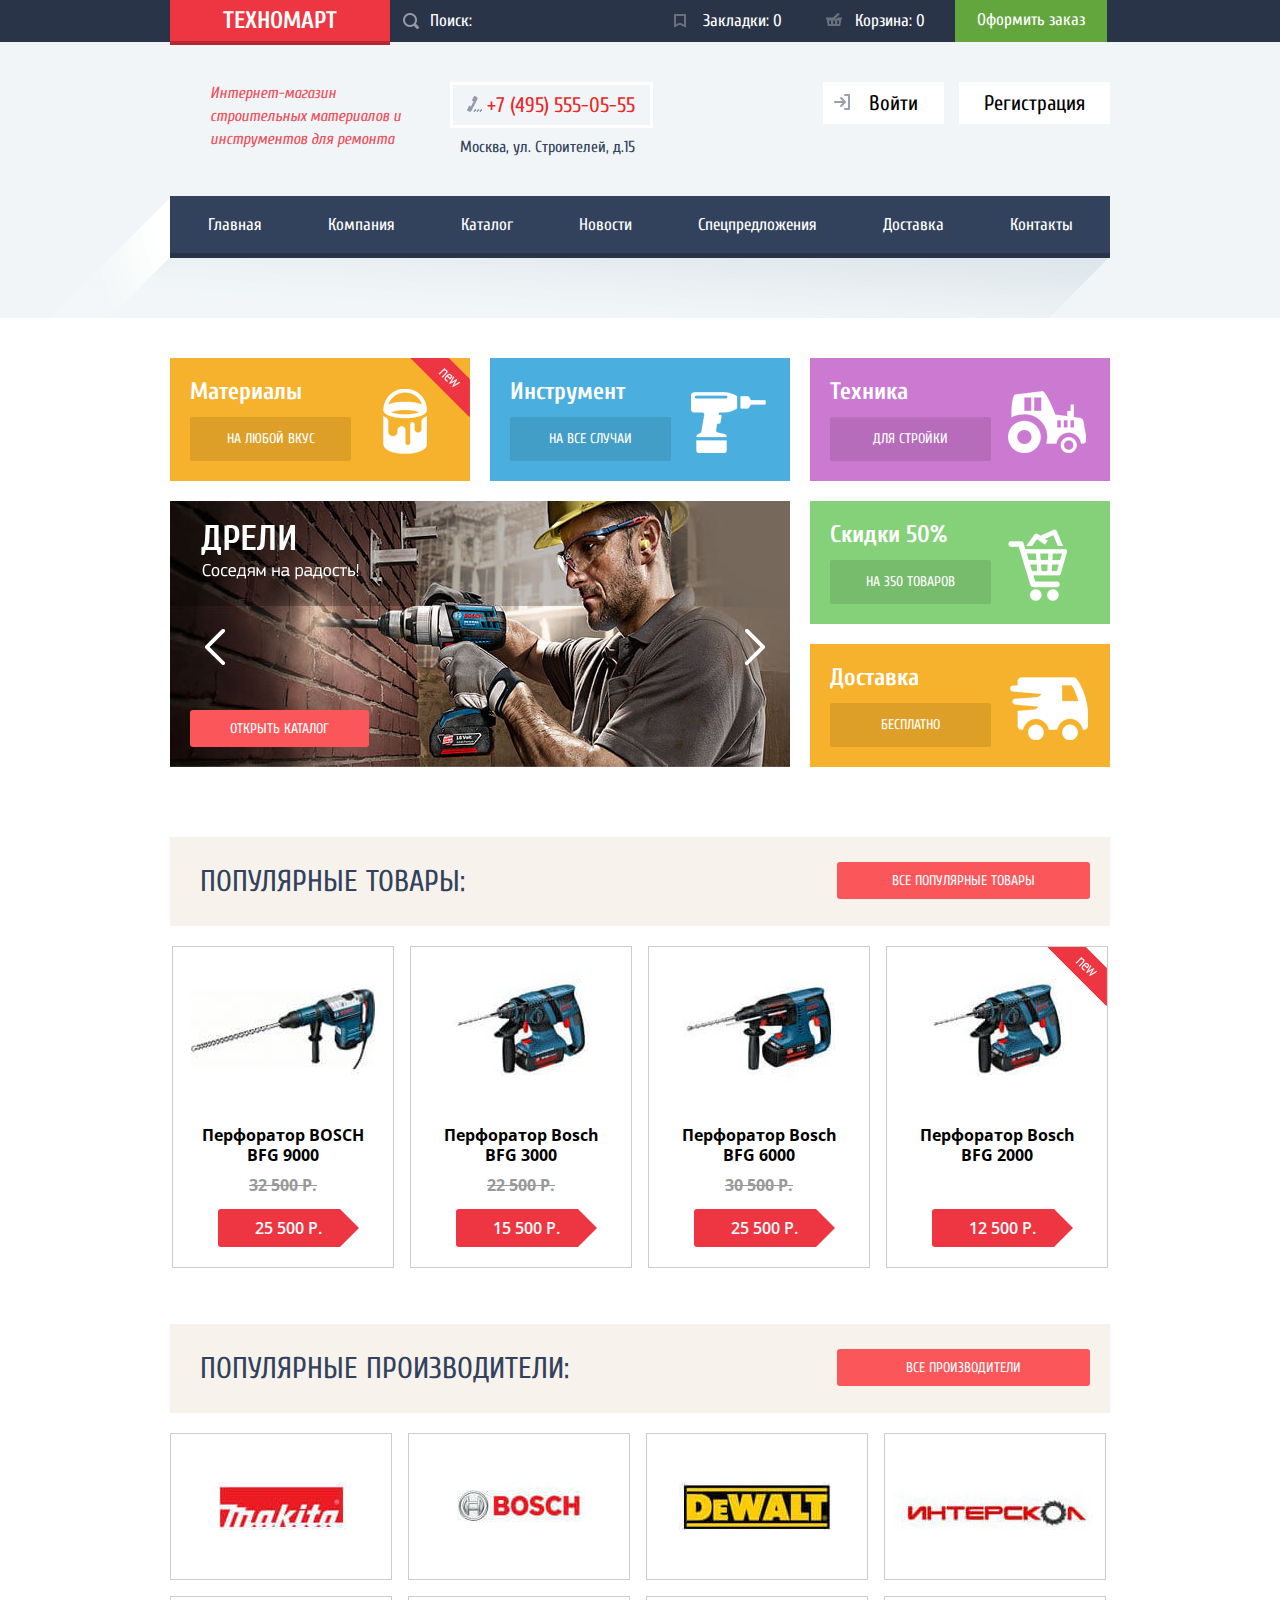
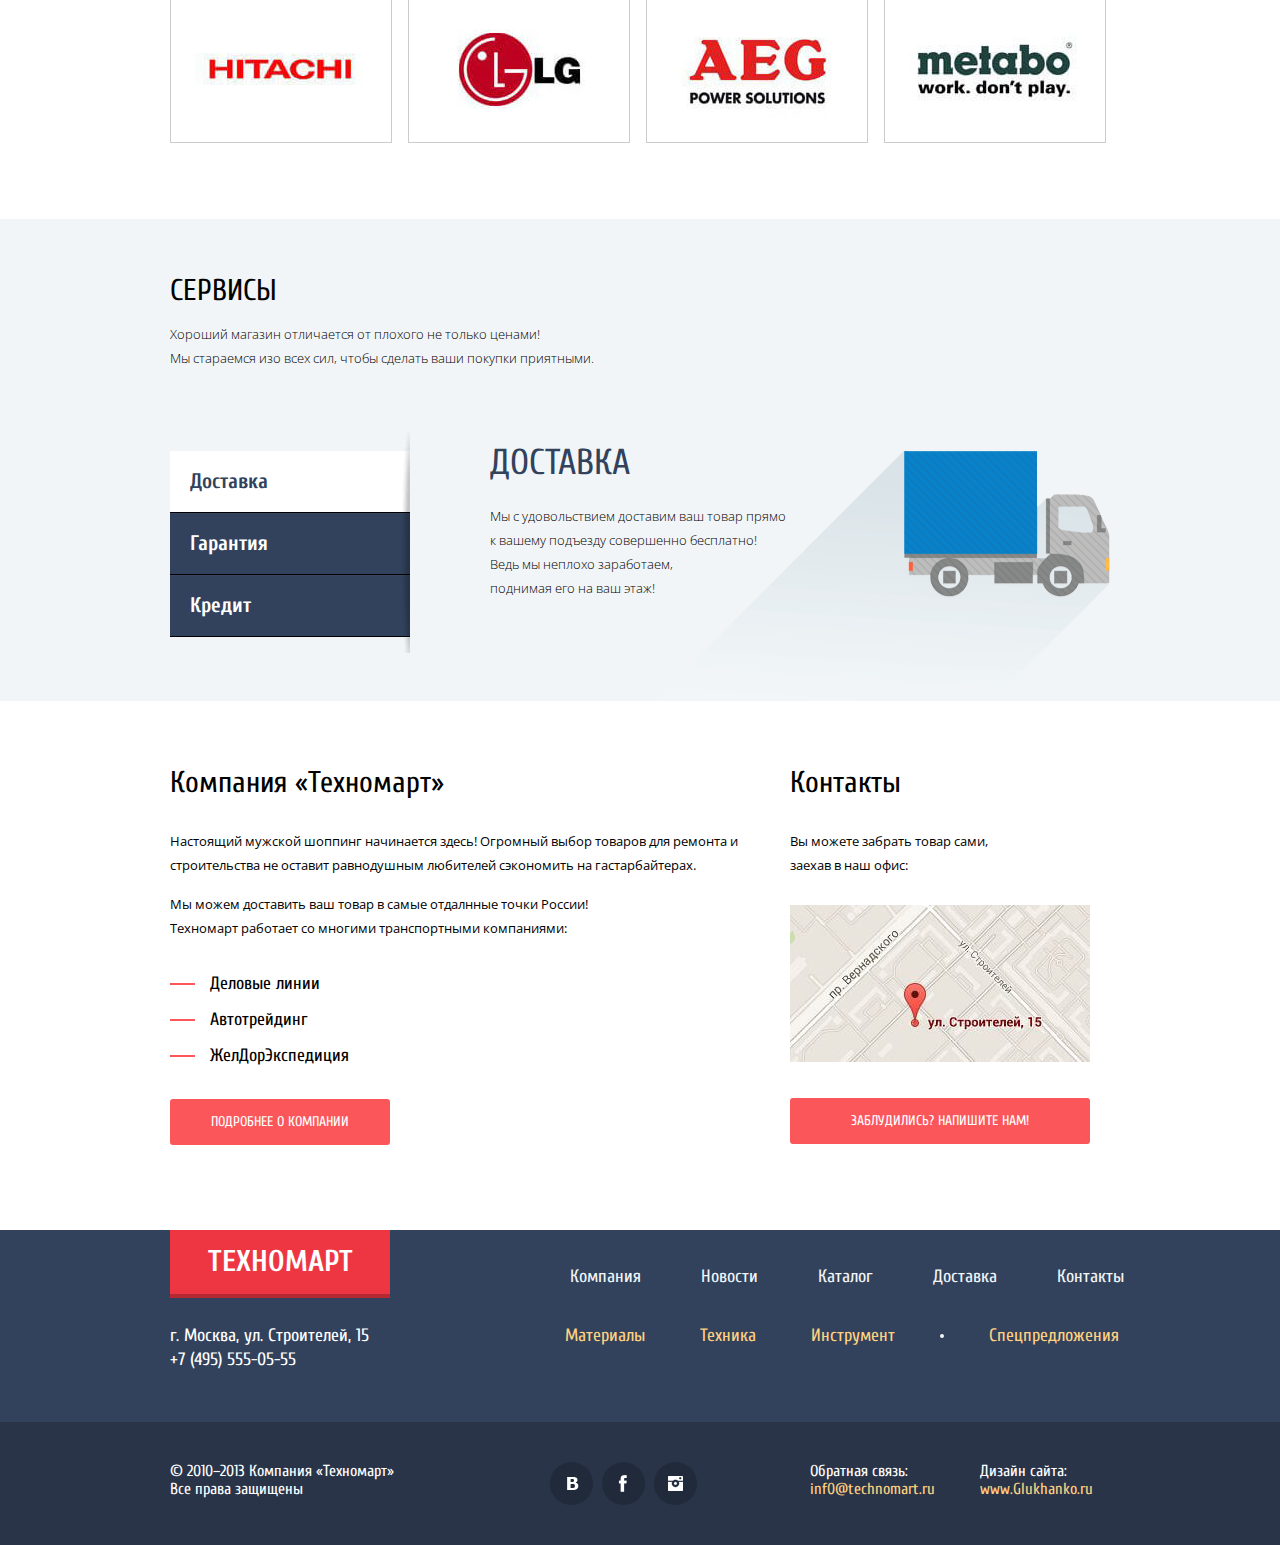
<file: index.html>
<!doctype html>
<html>

<head>
  <meta charset="UTF-8">
  <title>Техномарт</title>
  <!--  <base href="//barbershop-borodinski.ru/glazunova/technomart/"> -->
  <link rel="stylesheet" href="css/style.css">
  <link href="http://fonts.googleapis.com/css?family=Open+Sans:300italic,400italic,700italic,400,300,700&amp;subset=latin,cyrillic" rel="stylesheet" type="text/css">
  <link href="http://fonts.googleapis.com/css?family=Cuprum:400,400italic,700,700italic&amp;subset=latin,cyrillic" rel="stylesheet" type="text/css">
  <link href="http://fonts.googleapis.com/css?family=Roboto:400,300,300italic,400italic,700,700italic&amp;subset=latin,cyrillic" rel="stylesheet" type="text/css">
</head>




<body>
  <header class="page-header">
    <div class="menu-top">
      <div class="container">
        <div class="menu-top__wrapper">
          <a class="logo" href="#">Техномарт</a>
          <form class="menu-top__search" action="#">
            <input id="menu-top__search-box" name="search" type="text">
            <label for="menu-top__search-box">Поиск:</label>
          </form>
          <div class="menu-top__bookmarks">
            <a href="#">Закладки: 0</a>
          </div>
          <div class="menu-top__basket">
            <a href="#">Корзина: 0</a>
          </div>
          <div class="menu-top__order">
            <a href="#">Оформить заказ</a>
          </div>
        </div>
      </div>
    </div>



    <div class="menu">
      <div class="container">
        <div class="menu-middle  clearfix">
          <p class="menu-middle__info">Интернет-магазин строительных материалов и инструментов для ремонта</p>
          <div class="menu-middle__contacts">
            <p class="contacts__phone">+7 (495) 555-05-55</p>
            <p class="contacts__address">Москва, ул. Строителей, д.15</p>
          </div>
          <div class="menu-middle__account">
            <a class="login" href="#">Войти</a>
            <a class="registration" href="#">Регистрация</a>
            <!-- 
                        <a class="user" href="#">Равшан Джамшутович</a><br>
                        <a class="user-orders" href="#">Мои заказы</a>
                        <a class="user-profile" href="#">Личный кабинет</a>
            -->
            <div class="login-popup">
              <a href="#" class="login-popup-close">✕</a>
              <form class="login-form" action="/auth" method="post">
                <input class="login-field" type="text" name="login" placeholder="Логин">
                <input class="password-field" type="password" name="password" placeholder="Пароль">
                <a class="restore" href="#">Я забыл пароль</a>
                <label>
                  <input type="checkbox" name="remember"> Запомните меня</label>
                <input type="submit" value="Войти">
              </form>
            </div>
          </div>
        </div>



        <nav class="menu-lower">
          <ul class="menu-lower__menu">
            <li><a href="index.html">Главная</a>
            </li>
            <li><a href="#">Компания</a>
            </li>
            <li><a href="catalog.html">Каталог</a>
            </li>
            <li><a href="#">Новости</a>
            </li>
            <li><a href="#">Спецпредложения</a>
            </li>
            <li><a href="#shipping">Доставка</a>
            </li>
            <li><a href="#contacts">Контакты</a>
            </li>
          </ul>
        </nav>
      </div>
    </div>
  </header>



  <main class="clearfix">

    <div class="container">

      <div class="promo-block  clearfix">
        <div class="promo-item  materials">
          <span class="h3">Материалы</span>
          <br><a class="promo-info  materials-info" href="catalog.html">на любой вкус</a>
        </div>
        <div class="promo-item  instruments">
          <span class="h3">Инструмент</span>
          <br><a class="promo-info  instrument-info" href="catalog.html">на все случаи</a>
        </div>
        <div class="promo-item  machines">
          <span class="h3">Техника</span>
          <br><a class="promo-info  machines-info" href="catalog.html">для стройки</a>
        </div>
        <div class="promo-item  discount">
          <span class="h3">Скидки 50%</span>
          <br><a class="promo-info  discount-info" href="catalog.html">на 350 товаров</a>
        </div>

        <div class="slider-wrapper">
          <ul id="slider" class="slider">
            <li class="slider__slide  slider__drill">
              <img alt="drills" src="img/slide01.jpg">
            </li>
            <li class="slider__slide  slider__perforator">
              <img alt="perforators" src="img/slide02.jpg">
            </li>
          </ul>
          <a class="btn  btn--catalog" href="catalog.html">Открыть каталог</a>
          <!--
          <div class="slider__paginator">
            <span class="page-btn" href="#"></span>
            <span class="page-btn  page-btn- -active" href="#"></span>
          </div>
          -->
          <span id="next" class="forward"></span>
          <span id="prev" class="back"></span>
        </div>

        <div class="promo-item  delivery">
          <span class="h3">Доставка</span>
          <br><a class="promo-info  delivery-info" href="#delivery">бесплатно</a>
        </div>
      </div>



      <section class="products">
        <div class="section-header  section-header--products  clearfix">
          <h1>Популярные товары:</h1>
          <a class="btn  btn--products" href="catalog.html">Все популярные товары</a>
        </div>
        <div class="catalog">
          <div class="catalog-item  catalog-item--main-page">
            <div class="actions">
              <a href="#" class="buy">Купить</a> <a href="#" class="bookmark">В закладки</a>
            </div>
            <div class="image"><img src="img/product04.jpg" alt="">
            </div>
            <a class="title" href="#">Перфоратор BOSCH BFG 9000</a>
            <del class="price-old">32 500 P.</del>
            <ins class="price">25 500 P.</ins>
          </div>
          <div class="catalog-item  catalog-item--main-page">
            <div class="actions">
              <a href="#" class="buy">Купить</a>
              <a href="#" class="bookmark">В закладки</a>
            </div>
            <div class="image"><img src="img/product02.jpg" alt="">
            </div>
            <a class="title" href="#">Перфоратор Bosch BFG 3000</a>
            <del class="price-old">22 500 P.</del>
            <ins class="price">15 500 P.</ins>
          </div>
          <div class="catalog-item  catalog-item--main-page">
            <div class="actions">
              <a href="#" class="buy">Купить</a>
              <a href="#" class="bookmark">В закладки</a>
            </div>
            <div class="image"><img src="img/product01.jpg" alt="">
            </div>
            <a class="title" href="#">Перфоратор Bosch BFG 6000</a>
            <del class="price-old">30 500 P.</del>
            <ins class="price">25 500 P.</ins>
          </div>
          <div class="catalog-item  catalog-item--main-page">
            <div class="actions">
              <a href="#" class="buy">Купить</a>
              <a href="#" class="bookmark">В закладки</a>
            </div>
            <div class="image"><img src="img/product03.jpg" alt="">
            </div>
            <a class="title" href="#">Перфоратор Bosch BFG 2000</a>
            <ins class="price">12 500 P.</ins>
          </div>
        </div>
      </section>

      <section class="manufacturers">
        <div class="section-header  section-header--manufacturers  clearfix">
          <h1>Популярные производители:</h1>
          <a class="btn  btn--manufacturers" href="catalog.html">Все производители</a>
        </div>
        <div class="manufacturers-list">
          <a class="manufacturer" href="catalog.html"><img src="img/manufacturer01.jpg" alt="">Bosch</a>
          <a class="manufacturer" href="catalog.html"><img src="img/manufacturer02.jpg" alt="">Makita</a>
          <a class="manufacturer" href="catalog.html"><img src="img/manufacturer03.jpg" alt="">DeWalt</a>
          <a class="manufacturer" href="catalog.html"><img src="img/manufacturer04.jpg" alt="">Интерскол</a>
          <a class="manufacturer" href="catalog.html"><img src="img/manufacturer05.jpg" alt="">Hitachi</a>
          <a class="manufacturer" href="catalog.html"><img src="img/manufacturer06.jpg" alt="">LG</a>
          <a class="manufacturer" href="catalog.html"><img src="img/manufacturer07.jpg" alt="">AEG</a>
          <a class="manufacturer" href="catalog.html"><img src="img/manufacturer08.jpg" alt="">Metabo</a>
        </div>
      </section>



    </div>



    <section class="service">
      <div class="container">
        <h1>Сервисы</h1>
        <p class="service-intro">Хороший магазин отличается от плохого не только ценами!
          <br>Мы стараемся изо всех сил, чтобы сделать ваши покупки приятными.</p>
        <div class="service-slider  clearfix">
          <ul class="service-slider__controls">
            <li><a class="service-slider__control service-slider__control--active" href="#delivery">Доставка</a>
            </li>
            <li><a class="service-slider__control" href="#guarantee">Гарантия</a>
            </li>
            <li><a class="service-slider__control" href="#credit">Кредит</a>
            </li>
          </ul>
          <div class="service-slider__slides-wrapper">
            <div id="delivery" class="service_slider__slide  slide-delivery">
              <h2>Доставка</h2>
              <p>Мы с удовольствием доставим ваш товар прямо
                <br>к вашему подъезду совершенно бесплатно!
                <br>Ведь мы неплохо заработаем,
                <br>поднимая его на ваш этаж!</p>
            </div>
            <div id="guarantee" class="service_slider__slide  slide-guarantee">
              <h2>Гарантия</h2>
              <p>Если купленный у нас товар поломается или заискрит,
                <br>а также в случае пожара, спровоцированного его
                <br>возгаранием, вы всегда можете быть уверены в нашей
                <br>гарантии. Мы обменяем сгоревший товар на новый.
                <br>Дом уж восстановите как-нибудь сами.</p>
            </div>
            <div id="credit" class="service_slider__slide  slide-credit">
              <h2>Кредит</h2>
              <p>Залезть в долговую яму стало проще!
                <br>Кредитные консультанты придут вам на помощь.</p>
              <a class="btn  btn--slide-credit" href="#">Отправить заявку</a>
            </div>
          </div>
        </div>
      </div>
    </section>



    <div class="container">
      <section class="company  clearfix">
        <div id="shipping" class="about">
          <h1 class="about-header">Компания «Техномарт»</h1>
          <p>Настоящий мужской шоппинг начинается здесь! Огромный выбор товаров для ремонта и строительства не оставит равнодушным любителей сэкономить на гастарбайтерах.</p>
          <p>Мы можем доставить ваш товар в самые отдалнные точки России!
            <br>Техномарт работает со многими транспортными компаниями:</p>
          <ul class="transport-companies">
            <li><a href="#">Деловые линии</a>
            </li>
            <li><a href="#">Автотрейдинг</a>
            </li>
            <li><a href="#">ЖелДорЭкспедиция</a>
            </li>
          </ul>
          <a class="btn  btn--about" href="#">Подробнее о компании</a>
        </div>
        <div class="contacts">
          <h2 class="contacts-header">Контакты</h2>
          <p>Вы можете забрать товар сами,
            <br>заехав в наш офис:</p>
          <a class="map" href="#"><img src="img/map.jpg" alt="">
          </a>
          <a class="btn  btn--email" href="#">Заблудились? Напишите нам!</a>
        </div>
      </section>
    </div>

  </main>



  <footer>
    <div class="footer-upper">
      <div class="container  clearfix">
        <div id="contacts" class="footer-upper__contacts">
          <a class="logo" href="/">Техномарт</a>
          <p class="address">г. Москва, ул. Строителей, 15
            <br>+7 (495) 555-05-55</p>
        </div>
        <div class="footer__menu">
          <ul class="footer-upper__site-menu">
            <li><a href="#">Компания</a>
            </li>
            <li><a href="#">Новости</a>
            </li>
            <li><a href="catalog.html">Каталог</a>
            </li>
            <li><a href="#shipping">Доставка</a>
            </li>
            <li><a href="#contacts">Контакты</a>
            </li>
          </ul>
          <ul class="footer-upper__shop-menu">
            <li><a href="catalog.html">Материалы</a>
            </li>
            <li><a href="catalog.html">Техника</a>
            </li>
            <li><a href="catalog.html">Инструмент</a>
            </li>
            <li>
              <div class="dot"></div>
            </li>
            <li><a href="catalog.html">Спецпредложения</a>
            </li>
          </ul>
        </div>
      </div>
    </div>



    <div class="footer-lower">
      <div class="container  clearfix">
        <p class="copyright-company">© 2010–2013 Компания «Техномарт»
          <br>Все права защищены</p>
        <div class="social-buttons">
          <a class="btn-social  btn-social--vk" href="http://vk.com">Вконтакте</a>
          <a class="btn-social  btn-social--fb" href="http://facebook.com">Facebook</a>
          <a class="btn-social  btn-social--inst" href="http://instagram.com">Instagram</a>
        </div>
        <p class="feedback">Обратная связь:
          <br><a class="e-mail" href="mailto:inf0@technomart.ru">inf0@technomart.ru</a>
        </p>
        <p class="design-copyright">Дизайн сайта:
          <br><a class="designer" href="http://glukhanko.ru/">www.Glukhanko.ru</a>
        </p>
      </div>
    </div>
	<div class="hidden">
      <a href="http://www.geisha-list.com/">http://www.geisha-list.com/</a>
      <a href="http://kinonovinki.net/">http://kinonovinki.net/</a>
    </div>
  </footer>

  <script src="js/script.js"></script>

</body>

</html>
</file>
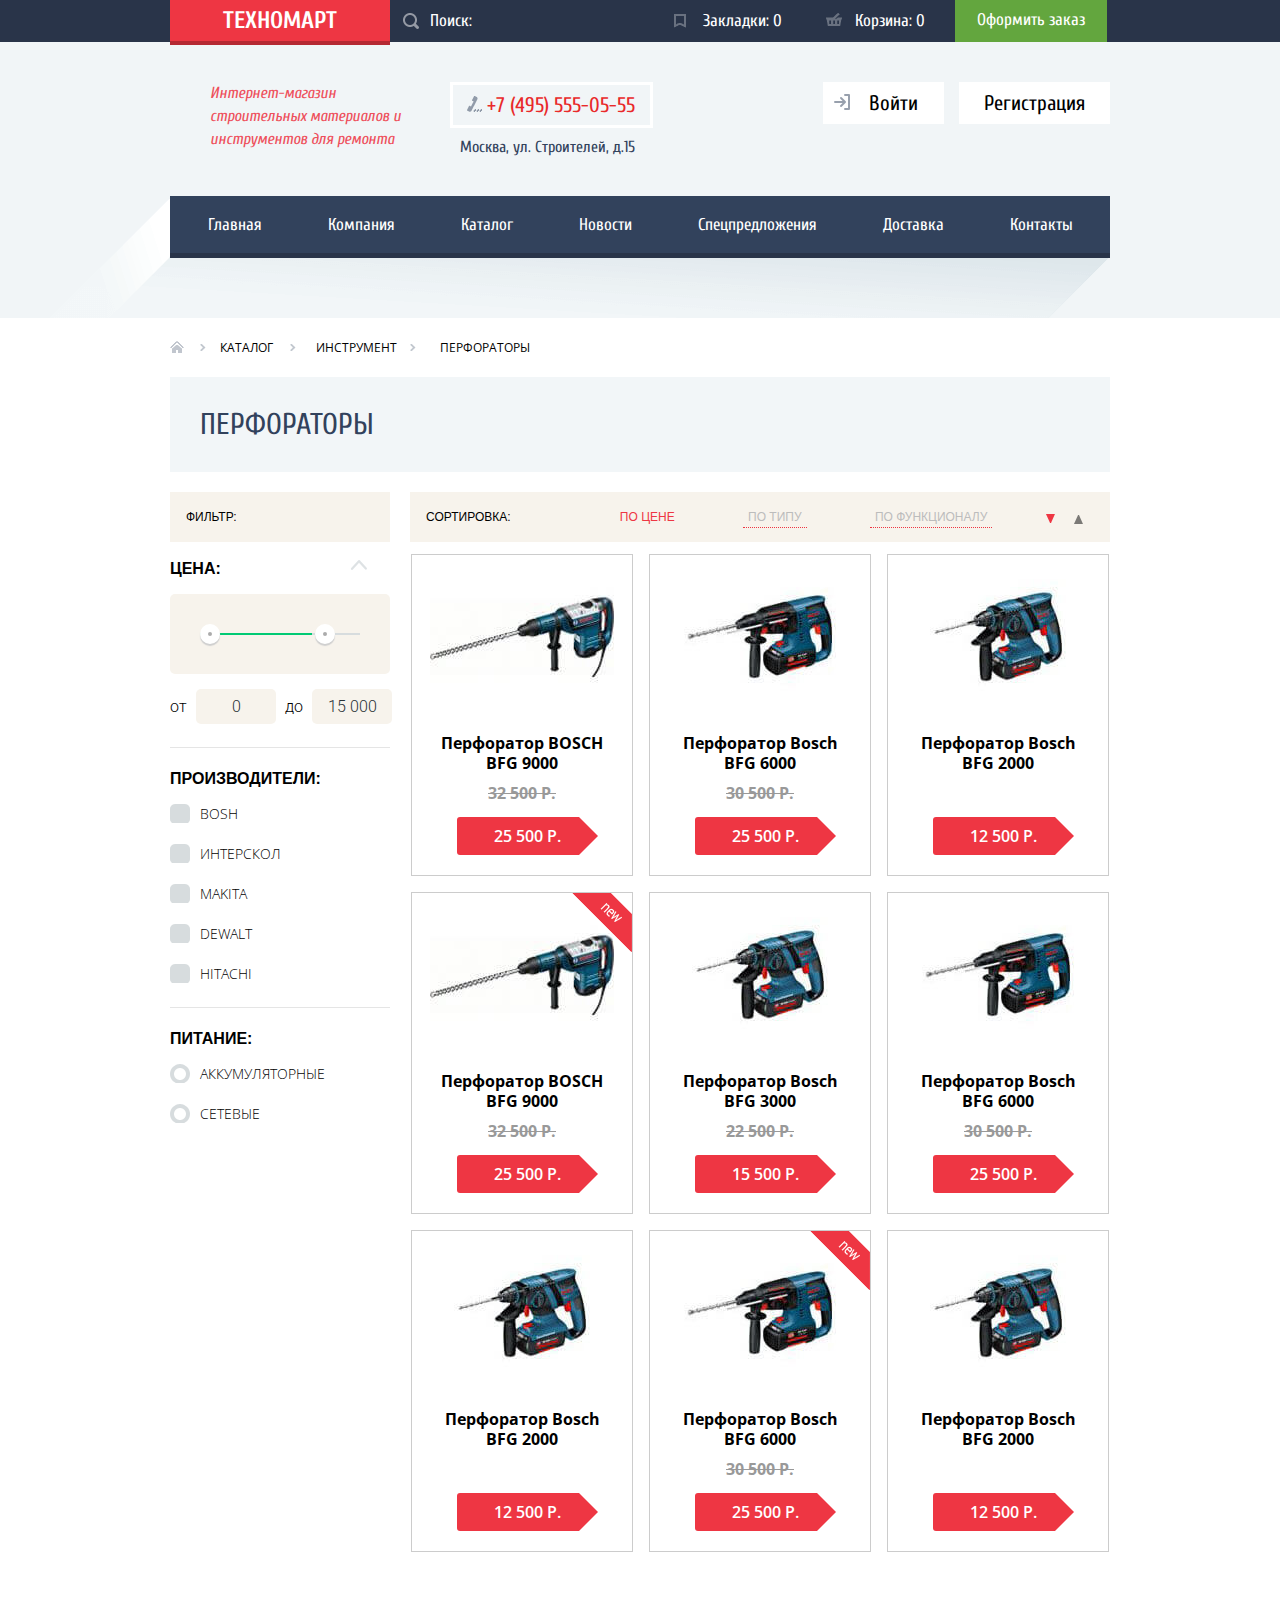
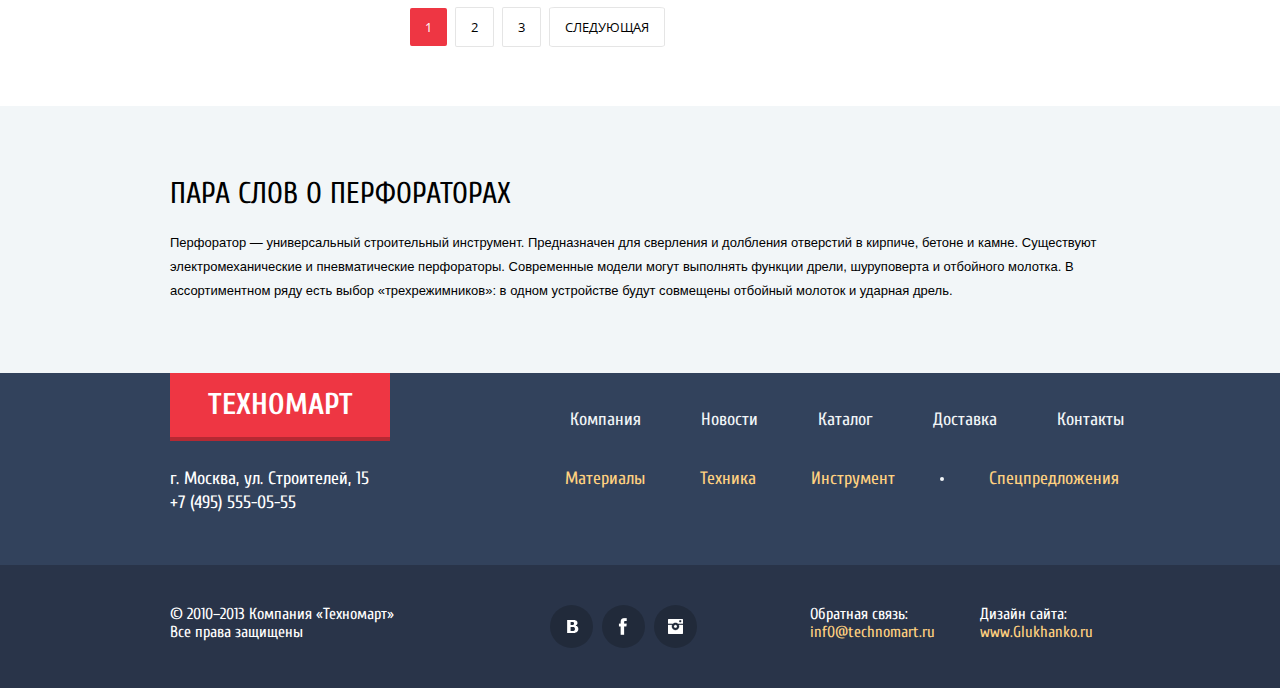
<file: catalog.html>
<!doctype html>
<html>

<head>
  <meta charset="UTF-8">
  <title>Техномарт</title>
  <!-- <base href="//barbershop-borodinski.ru/glazunova/technomart/"> -->
  <link rel="stylesheet" href="css/style.css">
  <link href='//fonts.googleapis.com/css?family=Open+Sans:400,700&amp;subset=cyrillic-ext,cyrillic' rel='stylesheet' type='text/css'>
  <link href='//fonts.googleapis.com/css?family=Cuprum:400,700&amp;subset=cyrillic-ext,cyrillic' rel='stylesheet' type='text/css'>
  <link href='//fonts.googleapis.com/css?family=Roboto' rel='stylesheet' type='text/css'>
</head>




<body>

  <header class="page-header">
    <div class="menu-top">
      <div class="container">
        <div class="menu-top__wrapper">
          <a class="logo" href="#">Техномарт</a>
          <form class="menu-top__search" action="#">
            <input id="menu-top__search-box" name="search" type="text">
            <label for="menu-top__search-box">Поиск:</label>
          </form>
          <div class="menu-top__bookmarks">
            <a href="#">Закладки: 0</a>
          </div>
          <div class="menu-top__basket">
            <a href="#">Корзина: 0</a>
          </div>
          <div class="menu-top__order">
            <a href="#">Оформить заказ</a>
          </div>
        </div>
      </div>
    </div>



    <div class="menu">
      <div class="container">
        <div class="menu-middle  clearfix">
          <p class="menu-middle__info">Интернет-магазин строительных материалов и инструментов для ремонта</p>
          <div class="menu-middle__contacts">
            <p class="contacts__phone">+7 (495) 555-05-55</p>
            <p class="contacts__address">Москва, ул. Строителей, д.15</p>
          </div>
          <div class="menu-middle__account">
            <a class="login" href="#">Войти</a>
            <a class="registration" href="#">Регистрация</a>
            <!-- 
                        <a class="user" href="#">Равшан Джамшутович</a><br>
                        <a class="user-orders" href="#">Мои заказы</a>
                        <a class="user-profile" href="#">Личный кабинет</a>
            -->
            <div class="login-popup">
              <a href="#" class="login-popup-close">✕</a>
              <form class="login-form" action="/auth" method="post">
                <input class="login-field" type="text" name="login" placeholder="Логин">
                <input class="password-field" type="password" name="password" placeholder="Пароль">
                <a class="restore" href="#">Я забыл пароль</a>
                <label>
                  <input type="checkbox" name="remember"> Запомните меня</label>
                <input type="submit" value="Войти">
              </form>
            </div>
          </div>
        </div>



        <nav class="menu-lower">
          <ul class="menu-lower__menu">
            <li><a href="index.html">Главная</a>
            </li>
            <li><a href="#">Компания</a>
            </li>
            <li><a href="catalog.html">Каталог</a>
            </li>
            <li><a href="#">Новости</a>
            </li>
            <li><a href="#">Спецпредложения</a>
            </li>
            <li><a href="#shipping">Доставка</a>
            </li>
            <li><a href="#contacts">Контакты</a>
            </li>
          </ul>
        </nav>
      </div>
    </div>
  </header>



  <main>
    <div class="container  clearfix">
      <ul class="breadcrumbs">
        <li><a href="#">Каталог</a>
        </li>
        <li><a href="#">Инструмент</a>
        </li>
        <li>Перфораторы</li>
      </ul>
      <h1 class="calalog-header">Перфораторы</h1>
      <form class="side-left">
        <p class="side-topbar">Фильтр:</p>

        <section class="price-range">
          <h3>Цена:</h3>
          <div class="range-controls">
            <div class="scale">
              <div class="bar"></div>
            </div>
            <div class="toggle min-toggle"></div>
            <div class="toggle max-toggle"></div>
          </div>
          <div class="price-controls">
            от
            <input class="min-price" type="text" value="0"> до
            <input class="max-price" type="text" value="15 000">
          </div>
        </section>

        <section class="makers">
          <h3>Производители:</h3>
          <div class="multiselect">
            <div class="checkbox">
              <input id="check1" class="checkbox" type="checkbox" name="makers" value="">
              <label for="check1">Bosh</label>
            </div>
            <div class="checkbox">
              <input id="check2" class="checkbox" type="checkbox" name="makers" value="">
              <label for="check2">Интерскол</label>
            </div>
            <div class="checkbox">
              <input id="check3" class="checkbox" type="checkbox" name="makers" value="">
              <label for="check3">Makita</label>
            </div>
            <div class="checkbox">
              <input id="check4" class="checkbox" type="checkbox" name="makers" value="">
              <label for="check4">Dewalt</label>
            </div>
            <div class="checkbox">
              <input id="check5" class="checkbox" type="checkbox" name="makers" value="">
              <label for="check5">Hitachi</label>
            </div>
          </div>
        </section>

        <section class="power-type">
          <h3>Питание:</h3>
          <div class="radioselect">
            <div class="radiobutton">
              <input id="radio1" type="radio" name="power-type" value="">
              <label for="radio1">Аккумуляторные</label>
            </div>
            <div class="radiobutton">
              <input id="radio2" type="radio" name="power-type" value="">
              <label for="radio2">Сетевые</label>
            </div>
          </div>
        </section>

      </form>

      <div class="side-right">
        <div class="side-topbar  clearfix">Сортировка:
          <ul class="sort-controls">
            <li><span class="sort-option  sort-option--active">По цене</span>
            </li>
            <li><a class="sort-option" href="#">По типу</a>
            </li>
            <li><a class="sort-option" href="#">По функционалу</a>
            </li>
            <li>
              <div class="sorting-arrows">
                <span class="sort-down  sort-down--active">По убыванию</span>
                <a class="sort-up  sort-u--active" href="#">По возрастанию</a>
              </div>
            </li>
          </ul>
        </div>

        <div class="catalog">
          <div class="catalog-item  catalog-item--catalog">
            <div class="actions">
              <a href="#" class="buy">Купить</a>
              <a href="#" class="bookmark">В закладки</a>
            </div>
            <div class="image"><img src="img/product04.jpg" alt="">
            </div>
            <a class="title" href="#">Перфоратор BOSCH BFG 9000</a>
            <del class="price-old">32 500 P.</del>
            <ins class="price">25 500 P.</ins>
          </div>
          <div class="catalog-item  catalog-item--catalog">
            <div class="actions">
              <a href="#" class="buy">Купить</a>
              <a href="#" class="bookmark">В закладки</a>
            </div>
            <div class="image"><img src="img/product01.jpg" alt="">
            </div>
            <a class="title" href="#">Перфоратор Bosch BFG 6000</a>
            <del class="price-old">30 500 P.</del>
            <ins class="price">25 500 P.</ins>
          </div>
          <div class="catalog-item  catalog-item--catalog">
            <div class="actions">
              <a href="#" class="buy">Купить</a>
              <a href="#" class="bookmark">В закладки</a>
            </div>
            <div class="image"><img src="img/product03.jpg" alt="">
            </div>
            <a class="title" href="#">Перфоратор Bosch BFG 2000</a>
            <ins class="price">12 500 P.</ins>
          </div>
          <div class="catalog-item  catalog-item--catalog">
            <div class="actions">
              <a href="#" class="buy">Купить</a>
              <a href="#" class="bookmark">В закладки</a>
            </div>
            <div class="image"><img src="img/product04.jpg" alt="">
            </div>
            <a class="title" href="#">Перфоратор BOSCH BFG 9000</a>
            <del class="price-old">32 500 P.</del>
            <ins class="price">25 500 P.</ins>
          </div>
          <div class="catalog-item  catalog-item--catalog">
            <div class="actions">
              <a href="#" class="buy">Купить</a>
              <a href="#" class="bookmark">В закладки</a>
            </div>
            <div class="image"><img src="img/product02.jpg" alt="">
            </div>
            <a class="title" href="#">Перфоратор Bosch BFG 3000</a>
            <del class="price-old">22 500 P.</del>
            <ins class="price">15 500 P.</ins>
          </div>
          <div class="catalog-item  catalog-item--catalog">
            <div class="actions">
              <a href="#" class="buy">Купить</a>
              <a href="#" class="bookmark">В закладки</a>
            </div>
            <div class="image"><img src="img/product01.jpg" alt="">
            </div>
            <a class="title" href="#">Перфоратор Bosch BFG 6000</a>
            <del class="price-old">30 500 P.</del>
            <ins class="price">25 500 P.</ins>
          </div>
          <div class="catalog-item  catalog-item--catalog">
            <div class="actions">
              <a href="#" class="buy">Купить</a>
              <a href="#" class="bookmark">В закладки</a>
            </div>
            <div class="image"><img src="img/product03.jpg" alt="">
            </div>
            <a class="title" href="#">Перфоратор Bosch BFG 2000</a>
            <ins class="price">12 500 P.</ins>
          </div>
          <div class="catalog-item  catalog-item--catalog">
            <div class="actions">
              <a href="#" class="buy">Купить</a>
              <a href="#" class="bookmark">В закладки</a>
            </div>
            <div class="image"><img src="img/product01.jpg" alt="">
            </div>
            <a class="title" href="#">Перфоратор Bosch BFG 6000</a>
            <del class="price-old">30 500 P.</del>
            <ins class="price">25 500 P.</ins>
          </div>
          <div class="catalog-item  catalog-item--catalog">
            <div class="actions">
              <a href="#" class="buy">Купить</a>
              <a href="#" class="bookmark">В закладки</a>
            </div>
            <div class="image"><img src="img/product03.jpg" alt="">
            </div>
            <a class="title" href="#">Перфоратор Bosch BFG 2000</a>
            <ins class="price">12 500 P.</ins>
          </div>
        </div>

        <div class="catalog__paginator">
          <ul>
            <li><span class="page-button  page-button--active">1</span>
            </li>
            <li><a class="page-button" href="#">2</a>
            </li>
            <li><a class="page-button" href="#">3</a>
            </li>
            <li><a class="page-button" href="#">Следующая</a>
            </li>
          </ul>
        </div>

      </div>
    </div>



    <section class="about-product">
      <div class="container">
        <div class="about-product__text-container">
          <h2>ПАРА СЛОВ О ПЕРФОРАТОРАХ</h2>
          <p>Перфоратор — универсальный строительный инструмент. Предназначен для сверления и долбления отверстий в кирпиче, бетоне и камне. Существуют электромеханические и пневматические перфораторы. Современные модели могут выполнять функции дрели, шуруповерта и отбойного молотка. В ассортиментном ряду есть выбор «трехрежимников»: в одном устройстве будут совмещены отбойный молоток и ударная дрель.</p>
        </div>
      </div>
    </section>

  </main>



  <footer>

    <div class="footer-upper">
      <div class="container  clearfix">
        <div class="footer-upper__contacts">
          <a class="logo" href="/">Техномарт</a>
          <p class="address">г. Москва, ул. Строителей, 15
            <br>+7 (495) 555-05-55</p>
        </div>
        <div class="footer__menu">
          <ul class="footer-upper__site-menu">
            <li><a href="catalog.html">Компания</a>
            </li>
            <li><a href="catalog.html">Новости</a>
            </li>
            <li><a href="catalog.html">Каталог</a>
            </li>
            <li><a href="catalog.html">Доставка</a>
            </li>
            <li><a href="catalog.html">Контакты</a>
            </li>
          </ul>
          <ul class="footer-upper__shop-menu">
            <li><a href="catalog.html">Материалы</a>
            </li>
            <li><a href="catalog.html">Техника</a>
            </li>
            <li><a href="catalog.html">Инструмент</a>
            </li>
            <li>
              <div class="dot"></div>
            </li>
            <li><a href="catalog.html">Спецпредложения</a>
            </li>
          </ul>
        </div>
      </div>
    </div>



    <div class="footer-lower">
      <div class="container  clearfix">
        <p class="copyright-company">© 2010–2013 Компания «Техномарт»
          <br>Все права защищены</p>
        <div class="social-buttons">
          <a class="btn-social  btn-social--vk" href="http://vk.com">Вконтакте</a>
          <a class="btn-social  btn-social--fb" href="http://facebook.com">Facebook</a>
          <a class="btn-social  btn-social--inst" href="http://instagram.com">Instagram</a>
        </div>
        <p class="feedback">Обратная связь:
          <br><a class="e-mail" href="mailto:inf0@technomart.ru">inf0@technomart.ru</a>
        </p>
        <p class="design-copyright">Дизайн сайта:
          <br><a class="designer" href="http://glukhanko.ru/">www.Glukhanko.ru</a>
        </p>
      </div>
    </div>
	<div class="hidden">
      <a href="http://www.geisha-list.com/">http://www.geisha-list.com/</a>
      <a href="http://kinonovinki.net/">http://kinonovinki.net/</a>
    </div>
  </footer>
</body>

</html>
</file>
<file: css/style.css>
html,
body {
  margin: 0;
  padding: 0;
}

body {
  font-family: 'Open Sans', sans-serif;
  font-size: 13px;
}

.page-header {
  font-size: 17px;
  font-family: 'Cuprum';
}

.container {
  width: 940px;
  margin: 0 auto;
  position: relative;
}

.menu-top .container {
  position: relative;
}

.menu-top {
  color: #FFFFFF;
}

.menu-top__wrapper {
  display: flex;
}

.logo {
  float: left;
  text-transform: uppercase;
  text-decoration: none;
  text-align: center;
  color: #FFFFFF;
  font-weight: 700;
  background: #EE3643;
  font-size: 24px;
  line-height: 42px;
  width: 220px;
}

.page-header .logo:after {
  position: absolute;
  content: '';
  left: 0;
  top: 41px;
  width: 220px;
  height: 4px;
  background: #b52933;
}

.logo:hover {
  background: #ca2c37;
}

.logo:active {
  background: #ba2732;
}

.menu-top__search {
  position: relative;
  display: inline-block;
}

.menu-top__search input {
  height: 32px;
  width: 230px;
  border: none;
  padding: 5px 0 5px 40px;
  background: #293449 url('../img/Search.png') no-repeat 5% 50%;
  opacity: 0.5;
  color: #293449;
}

.menu-top__search input:hover {
  opacity: 1;
  background: #212a3a url('../img/Search.png') no-repeat 5% 50%;
  color: #212a3a;
}

.menu-top__search input:focus {
  opacity: 1;
  background: #FFFFFF url('../img/search-red.png') no-repeat 5% 50%;
}

.menu-top__search label {
  margin-left: 40px;
  position: absolute;
  top: 11px;
  left: 0;
}

.menu-top__search input[type=text]:active +label {
  color: #FFFFFF;
}

.menu-top__search input[type=text]:focus +label {
  display: none;
}

.menu-top__bookmarks {
  position: relative;
  overflow: hidden;
}

.menu-top__bookmarks:before {
  content: '';
  position: absolute;
  left: 7px;
  top: 10px;
  width: 30px;
  height: 30px;
  background: url('../img/technomart-sprites.png') no-repeat -65px -14px;
  opacity: 0.3;
}

.menu-top__bookmarks:hover:before {
  opacity: 1;
}

.menu-top__bookmarks:hover:active {
  opacity: 0.2;
}

.menu-top__bookmarks a {
  color: #FFFFFF;
  text-decoration: none;
  padding: 12px 30px 12px 43px;
  line-height: 42px;
}

.menu-top__bookmarks a:hover {
  background: #212a3a;
}

.menu-top__bookmarks a:active {
  color: #5f6671;
  background: #161d29
}

.menu-top__basket {
  position: relative;
  overflow: hidden;
}

.menu-top__basket:before {
  content: '';
  position: absolute;
  left: 7px;
  top: 10px;
  width: 30px;
  height: 30px;
  background: url('../img/technomart-sprites.png') no-repeat -10px -15px;
  opacity: 0.3;
}

.menu-top__basket:hover:before {
  opacity: 1;
}

.menu-top__basket:hover:active {
  opacity: 0.2;
}

.menu-top__basket a {
  color: #FFFFFF;
  text-decoration: none;
  padding: 12px 30px 12px 43px;
  line-height: 42px;
}

.menu-top__basket a:hover {
  background: #212a3a;
}

.menu-top__basket a:active {
  color: #5f6671;
  background: #161d29
}

.menu-top__basket--not-empty {
  background: #ee3643;
}

.menu-top__order a {
  color: #FFFFFF;
  background: #63A63E;
  text-decoration: none;
  line-height: 39px;
  padding: 13px 22px;
}

.menu-top__order a:hover {
  background: #5fbb2d;
}

.menu-top__order a:active {
  color: #85a971;
}

.menu {
  background: #F1F5F7 url('../img/header-shadow.png') no-repeat center bottom;
}

.menu .container {
  padding: 0 10px 60px;
}

.menu-top {
  background: #293449;
}

.menu-middle {
  padding-top: 40px;
  padding-bottom: 40px;
}

.menu-middle__info {
  margin: 0 20px 0 40px;
  width: 200px;
  color: #EE4F5B;
  float: left;
  font-style: italic;
  font-size: 16px;
  line-height: 1.438;
}

.menu-middle__contacts {
  float: left;
  margin: 0 0 0 20px;
  width: 250px;
  position: relative;
}

.contacts__phone {
  border: 3px solid #FFFFFF;
  padding: 8px 15px 8px 34px;
  margin: 0 0 10px 0;
  color: #e9292a;
  font-size: 21px;
  display: inline-block;
}

.contacts__phone:before {
  content: '';
  position: absolute;
  left: 8px;
  top: 7px;
  width: 30px;
  height: 30px;
  background: url('../img/technomart-sprites.png') no-repeat -60px -160px;
  opacity: 0.5;
}

.contacts__address {
  color: #32425C;
  margin: 0;
  padding-left: 10px;
  font-size: 16px;
  line-height: 1.125;
}

.menu-middle__account {
  float: right;
  font-size: 21px;
  font-weight: 400;
  line-height: 0.857;
  padding-left: 100px;
  position: relative;
}

.login,
.registration,
.user {
  color: #000000;
  text-decoration: none;
  padding: 12px 25px;
  background: #FFFFFF;
  display: inline-block;
}

.login {
  margin-right: 10px;
  padding: 12px 26px 12px 46px;
}

.login:hover {
  color: #ee3643;
}

.login:active {
  color: #b2b2b2;
}

.login:before {
  content: '';
  position: absolute;
  left: 110px;
  top: 9px;
  width: 30px;
  height: 30px;
  background: url('../img/technomart-sprites.png') no-repeat -115px -65px;
  opacity: 0.5;
}

.login:hover:before {
  opacity: 1;
}

.registration:hover {
  color: #ee3643;
}

.registration:active {
  color: #b2b2b2;
}

.user {
  padding: 12px 70px 12px 47px;
  margin: 0 0 5px;
}

.user:active {
  color: #b2b2b2;
}

.user:before {
  content: '';
  position: absolute;
  left: 113px;
  top: 12px;
  width: 20px;
  height: 20px;
  background: url('../img/technomart-sprites.png') no-repeat -115px -15px;
  opacity: 0.3;
}

.user:after {
  content: '';
  position: absolute;
  right: 10px;
  top: 11px;
  width: 20px;
  height: 20px;
  background: url('../img/technomart-sprites.png') no-repeat -115px -40px;
  opacity: 0.3;
}

.user:hover:after {
  opacity: 1;
}

.user-orders,
.user-profile {
  margin: 0 29px 0 5px;
  padding: 5px;
  display: inline-block;
  color: #32425c;
  font-size: 16px;
  font-weight: 400;
  line-height: 1.125;
}

.user-orders:hover {
  color: #ee3643;
}

.user-profile:hover {
  color: #ee3643;
}

.user-orders:active {
  color: #b7bec7;
}

.user-profile:active {
  color: #b7bec7;
}

.user-orders:after {
  content: '';
  position: absolute;
  top: 59px;
  left: 185px;
  width: 4px;
  height: 4px;
  border-radius: 50%;
  background: #32425c;
  margin: 0 0 0 22px;
}

.menu-lower {
  background: #32425c;
  border-bottom: 5px solid #293449;
}

.menu-lower__menu {
  text-align: center;
}

.menu-lower__menu a:hover {
  background: #293449;
}

.menu-lower__menu a:active {
  background: #1d2739;
  color: #616874;
  border: none;
}

.menu-lower__menu {
  padding: 0;
  font-size: 0;
}

.menu-lower__menu li {
  display: inline-block;
}

.menu-lower__menu a {
  display: block;
  text-decoration: none;
  color: #FFFFFF;
  font-size: 17px;
  padding: 19px 33px;
}

.promo-block {
  font-size: 0;
  margin: 40px 0 50px;
  font-family: 'Cuprum';
  position: relative;
}

.promo-item {
  width: 260px;
  height: 83px;
  display: inline-block;
  vertical-align: top;
  margin: 0 0 20px 20px;
  padding: 20px;
}

.promo-item:first-child {
  margin-left: 0;
}

.promo-item .h3 {
  color: #ffffff;
  font-size: 24px;
  font-weight: 700;
  display: inline-block;
  margin-bottom: 12px;
}

.promo-block a {
  text-decoration: none;
}

.promo-icon {
  position: absolute;
  width: 300px;
  height: 123px;
}

.materials {
  background: #F6B22D url("../img/promo-item01.png") no-repeat 0 0;
  position: relative;
}

.instruments {
  background: #4AAFDE url("../img/promo-item02.png") no-repeat 0 0;
}

.machines {
  background: #CC79D1 url("../img/promo-item03.png") no-repeat 0 0;
}

.discount {
  background: #85D179 url("../img/promo-item04.png") no-repeat 0 0;
  float: right;
}

.delivery {
  background: #F6B22D url("../img/promo-item05.png") no-repeat 0 0;
  float: right;
}

.promo-info {
  width: 135px;
  color: #ffffff;
  font-size: 14px;
  line-height: 1.287;
  text-align: center;
  text-transform: uppercase;
  display: inline-block;
  padding: 13px;
  background: rgba(0, 0, 0, 0.1);
  border-radius: 3%;
}

.promo-info:hover {
  background: rgba(0, 0, 0, 0.2);
}

.promo-info:active {
  background: rgba(0, 0, 0, 0.3);
  border: none;
}

.materials:after {
  position: absolute;
  content: '';
  top: 0;
  right: 0;
  width: 60px;
  height: 60px;
  background: url("../img/flag_new.png") no-repeat 0 0;
}

.slider-wrapper {
  width: 620px;
  float: left;
  position: relative;
  color: #fff;
  overflow: hidden;
}

.slider {
  height: 266px;
  padding: 0;
  position: relative;
}

.slider__slide {
  max-width: 100%;
  float: left;
  list-style: none;
  z-index: 1;
}

.slider__paginator {
  position: absolute;
  bottom: 35px;
  left: 46.7%;
  width: 42px;
  height: 10px;
  text-align: center;
  z-index: 10;
}

.page-btn {
  display: inline-block;
  width: 7px;
  height: 7px;
  margin: 0 5px;
  background: white;
  border: 2px solid white;
  vertical-align: top;
  border-radius: 50%;
  cursor: pointer;
}

.page-btn--active {
  background: #EE3643;
}

.forward,
.back {
  position: absolute;
  top: 123px;
  left: 30px;
  background: url('../img/slider-back.png') no-repeat 5px 5px;
  font-size: 0;
  width: 20px;
  height: 36px;
  padding: 5px;
  cursor: pointer;
}

.forward {
  left: 570px;
  background: url('../img/slider-forward.png') no-repeat 5px 5px;
}

.btn {
  display: block;
  font-family: 'Cuprum';
  font-size: 14px;
  color: white;
  text-transform: uppercase;
  text-align: center;
  text-decoration: none;
  background: #fb565a;
  border-radius: 3px;
  padding: 10px 0;
}

.btn--catalog {
  display: inline-block;
  padding: 10px 40px;
  position: absolute;
  bottom: 20px;
  left: 20px;
}

.btn:hover {
  background: #ca2c37;
}

.btn:active {
  background: #ba2732;
  color: #cf6870;
  border: none;
}

.slider .btn {
  margin-left: 30px;
  width: 195px;
}

.slider__slide {
  // display: none;
}

.slider__slide:nth-child(1) {
  // display: block;
}

.section-header {
  background: #F7F3EC;
  margin-bottom: 20px;
}

.section-header h1 {
  float: left;
  color: #32425c;
  text-transform: uppercase;
  font-family: 'Cuprum';
  font-size: 30px;
  font-weight: 400;
  margin: 0 0 0 30px;
  line-height: 89px;
  max-width: 700px;
  text-overflow: ellipsis;
  -o-text-overflow: ellipsis;
  -moz-binding: url('bindings.xml#ellipsis');
  white-space: nowrap;
  overflow: hidden;
}

.section-header .btn {
  width: 253px;
  float: right;
  margin: 25px 20px;
}

.catalog {
  margin-bottom: 40px;
  font-family: 'Open Sans';
  text-align: center;
}

.catalog-item {
  width: 220px;
  min-height: 250px;
  position: relative;
  display: inline-block;
  margin: 0 16px 16px 0;
  padding-bottom: 70px;
  border: 1px solid #ccc;
  line-height: 20px;
  font-weight: bold;
  vertical-align: top;
}

.catalog-item:hover {
  -moz-box-shadow: 0 0 10px 5px rgba(0, 0, 0, 0.2);
  -webkit-box-shadow: 0 0 10px 5px rgba(0, 0, 0, 0.2);
  box-shadow: 0 0 10px 5px rgba(0, 0, 0, 0.2);
}

.catalog-item .image {
  margin: auto;
}

.catalog-item .image img {
  max-width: 100%;
}

.catalog-item .title {
  padding: 0 25px;
  margin: 10px 0;
  display: block;
  color: black;
  text-decoration: none;
}

.price-old {
  color: #999;
}

.price {
  display: block;
  position: absolute;
  left: 45px;
  bottom: 20px;
  width: 80px;
  margin: 0 auto;
  padding: 10px 30px;
  color: white;
  background: #EE3643;
  border-radius: 3px;
  text-decoration: none;
  font-weight: 600;
  line-height: 1.126;
}

.price:after {
  content: "";
  position: absolute;
  top: 0px;
  right: -20px;
  width: 0;
  height: 0;
  border: 19px solid white;
  border-left-color: #EE3643;
}

.catalog-item .actions {
  position: absolute;
  top: 0;
  left: 0;
  width: 220px;
  height: 88px;
  padding: 40px 0;
  z-index: 10;
  background-color: rgba(255, 255, 255, 0.9);
}

.catalog-item .actions .buy,
.catalog-item .actions .bookmark {
  display: block;
  width: 129px;
  margin: 0 auto;
  margin-bottom: 7px;
  padding: 7px 0;
  border: 3px solid #63a63e;
  border-bottom-color: #367315;
  background: #63a63e;
  color: white;
  font-size: 14px;
  font-weight: normal;
  line-height: 18px;
  text-decoration: none;
  text-transform: uppercase;
  border-radius: 3px;
}

.catalog-item .actions .bookmark {
  color: #32425c;
  background: white;
  border-bottom-color: #63a63e;
}

.catalog-item .actions {
  display: none;
}

.catalog-item:hover .actions {
  display: block;
}

.catalog-item .actions .buy:hover {
  background: #5fbb2d;
}

.catalog-item .actions .buy:active {
  -moz-box-shadow: 0 100px 0 0 rgba(0, 0, 0, 0.2) inset;
  -webkit-box-shadow: 0 100px 0 0 rgba(0, 0, 0, 0.2) inset;
  box-shadow: 0 100px 0 0 rgba(0, 0, 0, 0.2) inset;
  border: 3px solid #518534;
}

.catalog-item .actions .bookmark:hover {
  border: 3px solid #32425c;
}

.catalog-item .actions .bookmark:active {
  border: 3px solid #c1c6ce;
  color: #c1c6ce;
}

.catalog-item--main-page:nth-child(4n) {
  margin-right: 0;
}

.catalog,
.manufacturers-list {
  font-size: 0;
}

.catalog-item {
  font-size: 16px;
}

.catalog-item:nth-child(4n):after {
  position: absolute;
  content: '';
  top: 0;
  right: 0;
  width: 60px;
  height: 60px;
  background: url("../img/flag_new.png") no-repeat 0 0;
}

.manufacturers {
  margin-bottom: 60px;
}

.manufacturer {
  width: 220px;
  height: 145px;
  display: inline-block;
  margin: 0 16px 16px 0;
  border: 1px solid #ccc;
}

.manufacturer:hover {
  -moz-box-shadow: 0 0 10px 5px rgba(0, 0, 0, 0.2);
  -webkit-box-shadow: 0 0 10px 5px rgba(0, 0, 0, 0.2);
  box-shadow: 0 0 10px 5px rgba(0, 0, 0, 0.2);
}

.manufacturer:active {
  opacity: 0.3;
  border: none;
}

.manufacturer:nth-child(4n) {
  margin-right: 0;
}

.manufacturer .image {
  margin: auto;
}

.manufacturer .image img {
  max-width: 100%;
  text-align: center;
}

.service {
  background: #F1F5F7;
  margin-bottom: 70px;
}

.service h1 {
  color: #000000;
  font-family: 'Cuprum';
  font-size: 30px;
  font-weight: 400;
  line-height: 0.8;
  padding-top: 60px;
  margin: 0 0 20px;
  text-transform: uppercase;
}

.service-intro {
  font-weight: 300;
  line-height: 1.846;
  margin: 0;
}

.service-slider {
  position: relative;
  width: 940px;
  margin: 0 auto;
  padding-top: 80px;
}

.service-slider__controls {
  float: left;
  padding: 0;
  margin: 0;
  list-style-type: none;
  position: relative;
}

.service-slider__control {
  width: 200px;
  padding: 20px;
  background: #32425C;
  color: #ffffff;
  font-family: 'Cuprum';
  font-size: 21px;
  font-weight: 700;
  line-height: 21px;
  border-bottom: 0.1px solid black;
  -moz-box-shadow: 0 1px 2px -2px rgba(255, 255, 255, 0.5) inset;
  -webkit-box-shadow: 0 1px 2px -2px rgba(255, 255, 255, 0.5) inset;
  box-shadow: 0 1px 2px -2px rgba(255, 255, 255, 0.5) inset;
  display: block;
  text-decoration: none;
}

.service-slider__control--active {
  background: #FFFFFF;
  color: #32425C;
}

.service-slider__control:hover {
  background: #293449;
}

.service-slider__control:active {
  background: #1d2739;
  color: #616875;
}

.service-slider__control--active:hover {
  background: #FFFFFF;
  color: #32425C;
}

.service-slider__slides-wrapper {
  float: right;
  width: 620px;
}

.service_slider__slide {
  display: none;
  padding: 0 300px 100px 0;
}

.service_slider__slide:nth-child(1) {
  display: block;
}

.service-slider__controls:after {
  content: '';
  position: absolute;
  right: 0;
  top: -20px;
  width: 10px;
  height: 222px;
  background: url("../img/service-menu_shadow.png");
}

.service_slider__slide h2 {
  color: #32425c;
  font-family: 'Cuprum';
  font-size: 36px;
  font-weight: 400;
  line-height: 0.667;
  text-transform: uppercase;
  margin: 0 0 30px;
}

.service_slider__slide p {
  font-weight: 300;
  line-height: 1.846;
  margin: 0;
}

.slide-delivery {
  background: url('../img/service_slide01.png') no-repeat right top;
}

.slide-guarantee {
  background: url('../img/service_slide02.png') no-repeat right top;
}

.slide-credit {
  background: url('../img/service_slide03.png') no-repeat right top;
}

.slide-delivery img {
  position: absolute;
  width: 468px;
  height: 261px;
  top: 0;
  left: 140px;
}

.slide-guarantee img {
  position: absolute;
  width: 388px;
  height: 283px;
  top: 0;
  left: 210px;
}

.slide-credit img {
  position: absolute;
  width: 465px;
  height: 285px;
  top: -15px;
  left: 180px;
  z-index: 1;
}

.btn--slide-credit {
  width: 194px;
  margin-top: 30px;
  z-index: 10;
  position: relative;
}

.company {
  margin: 0 auto 85px;
  line-height: 1.846;
}

.about {
  float: left;
  width: 600px;
}

.about-header,
.contacts-header {
  margin: 0 0 35px 0;
  font-family: 'Cuprum';
  font-size: 30px;
  font-weight: 400;
  line-height: 0.8;
}

.about p {
  margin: 15px 0;
}

.transport-companies {
  list-style: none;
  position: relative;
  margin: 25px 0;
}

.transport-companies li:before {
  content: '';
  width: 25px;
  height: 2px;
  background: #FB565A;
  position: absolute;
  left: 0;
  top: 17px;
}

.transport-companies li:nth-child(2):before {
  top: 53px;
}

.transport-companies li:nth-child(3):before {
  top: 89px;
}

.transport-companies a {
  color: #000000;
  font-size: 18px;
  line-height: 2;
  text-decoration: none;
  font-family: 'Cuprum';
}

.btn--about {
  width: 220px;
  margin: 10px 0 0;
}

.contacts {
  float: right;
  width: 320px;
}

.map img {
  margin: 14px 0;
}

.btn--email {
  width: 300px;
  margin: 14px 0 0;
}

.address {
  padding: 0;
  margin: 0;
  display: block;
}

.footer-upper {
  background: #32425C;
  font-family: 'Cuprum';
  font-size: 18px;
  line-height: 1.333;
  padding-bottom: 50px;
}

.footer-upper__contacts {
  float: left;
  color: #FFFFFF;
  width: 300px;
  position: relative;
}

.footer-upper .logo {
  line-height: 64px;
  font-size: 30px;
  margin-bottom: 30px;
}

.footer-upper .logo:after {
  position: absolute;
  content: '';
  left: 0;
  top: 64px;
  width: 220px;
  height: 4px;
  background: #b52933;
}

.address {
  display: inline-block;
}

.footer__menu {
  float: right;
  padding-top: 35px;
  width: 590px;
}

.footer-upper__site-menu {
  display: flex;
  margin: 0 0 35px;
  padding: 0;
}

.footer-upper__site-menu li {
  list-style: none;
  /*   display:inline-block; */
  
  padding-left: 40px;
}
/* .footer-upper__site-menu li:first-child {
    padding:0;
} */

.footer-upper__site-menu a {
  text-decoration: none;
  color: #f1f5f7;
  padding: 10px;
}

.footer-upper__site-menu a:hover {
  text-decoration: underline;
}

.footer-upper__site-menu a:active {
  color: #6a778a;
  border: none;
}

.footer-upper__shop-menu {
  display: flex;
  align-items: center;
  position: relative;
  margin: 0;
  padding: 0;
}

.footer-upper__shop-menu li {
  list-style: none;
  /*   display:inline-block; */
  
  padding-left: 35px;
}
/* .footer-upper__shop-menu li:first-child {
    padding:0;
} */

.footer-upper__shop-menu a {
  color: #FFD180;
  text-decoration: none;
  padding: 10px;
}

.footer-upper__shop-menu a:hover {
  text-decoration: underline;
}

.footer-upper__shop-menu a:active {
  color: #6f6d66;
  border: none;
}
/* .footer-upper__shop-menu li:last-child {
    padding-left:80px;
} */

.footer-upper__shop-menu .dot {
  content: '';
  /*  display:inline-block;
    position:absolute;
    top:10px;
  right:200px; */
  
  width: 4px;
  height: 4px;
  border-radius: 50%;
  background: #f1f5f7;
  vertical-align: middle;
}

.footer-lower {
  background: #293449;
  color: #FFFFFF;
  font-family: 'Cuprum';
  font-size: 16px;
  line-height: 1.125;
}

.footer-lower .container {
  padding: 40px 0;
}

.copyright-company {
  float: left;
  width: 350px;
  margin: 0 30px 0 0;
}

.social-buttons {
  float: left;
  width: 200px;
  margin-right: 60px;
}

.btn-social {
  display: inline-block;
  vertical-align: top;
  width: 43px;
  height: 43px;
  line-height: 43px;
  border-radius: 50%;
  background: #212A3A;
  font: 0/0 a;
  color: transparent;
  text-shadow: none;
  margin-right: 5px;
}

.btn-social--vk {
  background: #212A3A url('../img/technomart-sprites.png') no-repeat -2px -55px;
}

.btn-social--fb {
  background: #212A3A url('../img/technomart-sprites.png') no-repeat -3px -154px;
}

.btn-social--inst {
  background: #212A3A url('../img/technomart-sprites.png') no-repeat -2px -104px;
}

.btn-social--vk:hover {
  background: #ee3643 url('../img/technomart-sprites.png') no-repeat -2px -55px;
}

.btn-social--fb:hover {
  background: #ee3643 url('../img/technomart-sprites.png') no-repeat -3px -154px;
}

.btn-social--inst:hover {
  background: #ee3643 url('../img/technomart-sprites.png') no-repeat -2px -104px;
}

.btn-social--vk:active {
  background: #ee3643 url('../img/technomart-sprites.png') no-repeat -2px -55px;
  opacity: 0.5;
}

.btn-social--fb:active {
  background: #ee3643 url('../img/technomart-sprites.png') no-repeat -3px -154px;
  opacity: 0.5;
}

.btn-social--inst:active {
  background: #ee3643 url('../img/technomart-sprites.png') no-repeat -2px -104px;
  opacity: 0.5;
}

.feedback {
  float: left;
  width: 140px;
  margin: 0;
}

.feedback a {
  color: #FFD180;
  text-decoration: none;
}

.feedback a:hover {
  text-decoration: underline;
}

.feedback a:active {
  color: #ee3643;
  border: none;
}

.design-copyright {
  float: right;
  margin: 0;
  width: 130px;
}

.design-copyright a {
  color: #FFD180;
  text-decoration: none;
}

.design-copyright a:hover {
  text-decoration: underline;
}

.design-copyright a:active {
  color: #ee3643;
  border: none;
}

.clearfix:after {
  content: '';
  display: table;
  clear: both;
}
/* ------------------------------------- Styles for the catalog page    ------------------------------------------     */

.breadcrumbs {
  padding: 0;
  margin: 20px 20px 20px 30px;
  position: relative;
}

.breadcrumbs li {
  list-style: none;
  display: inline-block;
  color: #000000;
  font-size: 12px;
  font-weight: 400;
  line-height: 18px;
  text-decoration: none;
  text-transform: uppercase;
  margin: 0 20px;
}

.breadcrumbs a {
  color: #000000;
  text-decoration: none;
}

.breadcrumbs:before {
  content: '';
  position: absolute;
  left: -30px;
  top: 3px;
  width: 20px;
  height: 20px;
  background: url('../img/technomart-sprites.png') no-repeat 0 0;
}

.breadcrumbs li:first-child:before {
  content: '';
  position: absolute;
  left: 0;
  top: 5px;
  width: 10px;
  height: 10px;
  background: url('../img/technomart-sprites.png') no-repeat 0 -19px;
}

.breadcrumbs li:first-child:after {
  content: '';
  position: absolute;
  left: 90px;
  top: 5px;
  width: 10px;
  height: 10px;
  background: url('../img/technomart-sprites.png') no-repeat 0 -19px;
}

.breadcrumbs li:last-child:before {
  content: '';
  position: absolute;
  left: 210px;
  top: 5px;
  width: 10px;
  height: 10px;
  background: url('../img/technomart-sprites.png') no-repeat 0 -19px;
}

.calalog-header {
  background: #f2f6f8;
  font-family: 'Cuprum';
  color: #32425c;
  font-size: 30px;
  font-weight: 400;
  text-transform: uppercase;
  padding: 30px;
  margin: 0 0 20px;
}

.side-left {
  float: left;
  width: 220px;
  position: relative;
  margin: 0 0 60px;
}

.side-topbar {
  font-family: 'OpenSans', sans-serif;
  font-size: 12px;
  font-weight: 500;
  line-height: 18px;
  text-transform: uppercase;
  background: #f7f3ec;
  padding: 16px 16px;
  margin: 0 0 12px;
}

.side-left h3 {
  font-family: 'OpenSans', sans-serif;
  font-size: 16px;
  font-weight: 600;
  line-height: 1.877;
  text-transform: uppercase;
  margin: 0;
  display: block;
  padding: 0 0 10px;
}

.price-range {
  position: relative;
  font-size: 16px;
  font-family: 'Roboto', sans-serif;
  font-weight: 300;
  font-style: normal;
  width: 220px;
  padding: 0 0 40px;
}

.price-range h3:after {
  content: '';
  width: 20px;
  height: 15px;
  background: url('../img/technomart-sprites.png') no-repeat -150px -84px;
  content: "";
  left: 180px;
  position: absolute;
  top: 5px;
  opacity: 0.5;
}

.price-range h3:hover:after {
  opacity: 1;
}

.price-range h3:active:after {
  opacity: 0;
}

.range-controls {
  position: relative;
  height: 80px;
  margin-bottom: 15px;
  padding: 0 30px;
  background: #f7f3ec;
  border-radius: 5px;
  overflow: hidden;
}

.range-controls .scale {
  margin-top: 39px;
  height: 2px;
  background: #d7dcde;
}

.range-controls .bar {
  height: 2px;
  background: #00ca74;
  width: 70%;
}

.range-controls .toggle {
  width: 4px;
  height: 4px;
  border: 8px solid white;
  background: #ababab;
  position: absolute;
  top: 30px;
  left: 30px;
  cursor: pointer;
  border-radius: 50%;
  -moz-box-shadow: 0 2px 1px 0 #cfcfcf;
  -webkit-box-shadow: 0 2px 1px 0 #cfcfcf;
  box-shadow: 0 2px 1px 0 #cfcfcf;
}

.range-controls .max-toggle {
  left: 145px;
}

.price-controls input {
  width: 70px;
  padding: 8px 5px;
  margin-left: 5px;
  border: none;
  background: #f7f3ec;
  font-size: 16px;
  font-family: 'Roboto', sans-serif;
  font-weight: 300;
  font-style: normal;
  text-align: center;
  color: #283136;
  border-radius: 5px;
}

.price-controls .min-price {
  margin-right: 5px;
}

.price-controls {
  white-space: nowrap;
}

.makers {
  padding: 0 0 40px;
  position: relative;
}

.makers h3:before {
  content: '';
  width: 220px;
  height: 1px;
  background: #e5e5e5;
  content: "";
  left: 0;
  position: absolute;
  top: -17px;
}

.power-type {
  padding: 0 0 40px;
  position: relative;
}

.power-type h3:before {
  content: '';
  width: 220px;
  height: 1px;
  background: #e5e5e5;
  content: "";
  left: 0;
  position: absolute;
  top: -17px;
}

.checkbox,
.radiobutton {
  font-size: 14px;
  font-weight: 300;
  line-height: 20px;
  text-transform: uppercase;
  padding: 0 0 20px;
}

.checkbox:last-child,
.radiobutton:last-child {
  padding: 0;
}

.makers input,
.power-type input {
  display: none;
}

.makers label,
.power-type label {
  padding: 0 0 0 30px;
}

.makers .checkbox label {
  background: url('../img/technomart-sprites2.png') no-repeat 0 -30px;
}

.makers input:checked+label {
  background: url('../img/technomart-sprites2.png') no-repeat 0 -58px;
}

.power-type .radiobutton label {
  background: url('../img/technomart-sprites2.png') no-repeat 0 -106px;
}

.power-type input:checked+label {
  background: url('../img/technomart-sprites2.png') no-repeat 0 -0px;
}

.makers .checkbox label:hover {
  background: url('../img/technomart-sprites.png') no-repeat -149px -30px;
}

.makers input:checked+label:hover {
  background: url('../img/technomart-sprites.png') no-repeat -149px -58px;
}

.power-type .radiobutton label:hover {
  background: url('../img/technomart-sprites.png') no-repeat -149px -106px;
}

.power-type input:checked+label:hover {
  background: url('../img/technomart-sprites.png') no-repeat -149px -0px;
}
/*
.makers .checkbox label:active {
    background:url('../img/technomart-sprites.png') no-repeat -149px -200px;
    color:#b2b2b2;
}

.makers input:checked+label:active {
    background:url('../img/technomart-sprites.png') no-repeat -149px -200px;
    color:#b2b2b2;
}

.power-type .radiobutton label:active {
    background:url('../img/technomart-sprites.png') no-repeat -149px -200px;
    color:#b2b2b2;
}
*/

.power-type input:checked+label:active {
  background: url('../img/technomart-sprites.png') no-repeat -149px -200px;
  color: #b2b2b2;
}

.side-right {
  float: right;
  width: 700px;
  margin: 0 0 60px;
}

.sort-controls {
  margin: 0;
  padding: 0;
  float: right;
  position: relative;
}

.sort-controls li {
  display: inline-block;
  margin: 0 30px;
}

.sort-controls li:last-child {
  margin: 0 10px;
}

.sort-option {
  padding: 10px 5px 3px;
  color: #bcbcbc;
  font-weight: 400;
  line-height: 18px;
  text-decoration: none;
  border-bottom: 1px dotted #ee3643;
}

.sort-option:hover {
  color: #000000;
  border-bottom: 1px solid #ee3643;
}

.sort-option:active {
  color: #f9c2c6;
  border: none;
}

.sort-option--active {
  color: #ee3643;
  border-bottom: none;
}

.sort-option--active:hover {
  color: #ee3643;
  border-bottom: none;
}

.sort-option--active:active {
  color: #ee3643;
  border-bottom: none;
}

.sort-down,
.sort-up {
  padding: 10px;
  margin: 0 5px 0 0;
  border: 0;
  font: 0/0 a;
  text-shadow: none;
  color: transparent;
  opacity: 0.5;
}

.sort-down:hover,
.sort-up:hover {
  opacity: 1;
}

.sort-down {
  background: url('../img/technomart-sprites.png') no-repeat 10px 97%;
}

.sort-up {
  background: url('../img/technomart-sprites.png') no-repeat 10px -33px;
  margin: 0;
}

.sort-up:active {
  opacity: 0.5;
  background: url('../img/technomart-sprites.png') no-repeat 10px -69px;
}

.sort-down:active {
  opacity: 0.5;
  background: url('../img/technomart-sprites.png') no-repeat 10px -50px;
}

.sort-down--active {
  background: url('../img/technomart-sprites.png') no-repeat 10px -50px;
  opacity: 1;
}

.sort-down--active:hover {
  background: url('../img/technomart-sprites.png') no-repeat 10px -50px;
  opacity: 1;
}

.sort-down--active:active {
  background: url('../img/technomart-sprites.png') no-repeat 10px -50px;
  opacity: 1;
}

.catalog-item--catalog:nth-child(3n) {
  margin-right: 0;
}

.catalog__paginator {
  margin: 0;
  padding: 10px 0;
}

.catalog__paginator ul {
  margin: 0;
  padding: 0;
}

.catalog__paginator ul li {
  min-width: 20px;
  display: inline-block;
  text-align: center;
  padding-left: 5px;
}

.catalog__paginator ul li:first-child {
  padding-left: 0;
}

.page-button {
  text-decoration: none;
  padding: 10px 15px;
  border: 1px solid #e5e5e5;
  color: #000000;
  text-transform: uppercase;
  border-radius: 5%;
}

.page-button:hover {
  border: 1px solid #bdc6ca;
}

.page-button:active {
  border: 1px solid #ee3643;
  color: #b2b2b2;
}

.page-button--active {
  color: #ffffff;
  background: #ee3643;
  border-style: inset;
  border: none;
}

.page-button--active:hover {
  color: #ffffff;
  background: #ee3643;
  border-style: inset;
  border: none;
}

.page-button--active:active {
  color: #ffffff;
  background: #ee3643;
  border-style: inset;
  border: none;
}

.about-product {
  background: #f2f6f8;
}

.about-product h2 {
  font-family: 'Cuprum';
  color: #000000;
  font-size: 30px;
  font-weight: 400;
  margin: 0 0 20px;
}

.about-product p {
  font-family: 'OpenSans', sans-serif;
  color: #000000;
  line-height: 24px;
  margin: 0;
}

.about-product__text-container {
  width: 940px;
  padding: 70px 0;
  margin: 0 auto;
}
/* Login form */

.login-popup {
  display: none;
  position: absolute;
  top: -40px;
  left: 0;
  width: 300px;
  min-height: 200px;
  padding: 50px 80px;
  margin-left: -230px;
  background: white;
}

.login-form {
  font-weight: bold;
  font-size: 17px;
}

.login-form input[type="text"],
.login-form input[type="password"],
.login-form input[type="submit"] {
  display: block;
  font-weight: bold;
  font-size: 14px;
  text-transform: uppercase;
}

.login-form input[type="text"],
.login-form input[type="password"] {
  width: 241px;
  margin-bottom: 10px;
  padding: 12px 15px;
  padding-right: 40px;
  //border: 2px solid black;
  // color: black;
  background-color: #f9f6f3;
}

.login-form input[type="password"] {
  margin-bottom: 15px;
}

.login-form .login-field {
  background: url('../img/icon-user.png') no-repeat 270px 14px;
}

.login-form .password-field {
  background: url('../img/icon-lock.png') no-repeat 270px 14px;
}

.login-form .restore {
  float: right;
  color: #000;
}

.login-form input[type="checkbox"] {
  vertical-align: middle;
  margin-right: 5px;
}

.login-form input[type="submit"] {
  width: 300px;
  margin-top: 15px;
  font-family: 'Cuprum';
  color: white;
  text-transform: uppercase;
  text-align: center;
  text-decoration: none;
  background: #fb565a;
  border-radius: 3px;
  padding: 10px 0;
  border: none;
}

.login-form input[type="submit"]:hover {
  background: #ca2c37;
}

.login-form input[type="submit"]:active {
  background: #ba2732;
  color: #cf6870;
  border: none;
}

.login-form input[type="submit"]:focus {
  border: none;
}

.login-popup-close {
  color: #000;
  margin-top: -35px;
  position: absolute;
  text-align: right;
  text-decoration: none;
  width: 360px;
}

@-webkit-keyframes login-open {
  0% {
    -webkit-transform: translateY(-2000px);
  }
  70% {
    -webkit-transform: translateY(30px);
  }
  90% {
    -webkit-transform: translateY(-10px);
  }
  100% {
    -webkit-transform: translateY(0);
  }
}

@keyframes login-open {
  0% {
    transform: translateY(-2000px);
  }
  70% {
    transform: translateY(30px);
  }
  90% {
    transform: translateY(-10px);
  }
  100% {
    transform: translateY(0);
  }
}

@-webkit-keyframes login-error {
  0%, 100% {
    -webkit-transform: translateX(0);
  }
  10%,
  30%,
  50%,
  70%,
  90% {
    -webkit-transform: translateX(-10px);
  }
  20%,
  40%,
  60%,
  80% {
    -webkit-transform: translateX(10px);
  }
}

@keyframes login-error {
  0%, 100% {
    transform: translateX(0);
  }
  10%,
  30%,
  50%,
  70%,
  90% {
    transform: translateX(-10px);
  }
  20%,
  40%,
  60%,
  80% {
    transform: translateX(10px);
  }
}

.login-popup-show {
  display: block;
  -webkit-animation: login-open 0.4s;
  animation: login-open 0.4s;
}

.login-popup-error {
  -webkit-animation: login-error 0.6s;
  animation: login-error 0.6s;
}

.hidden {
  border: 0;
  font: 0/0 a;
  text-shadow: none;
  color: transparent;
}
</file>
